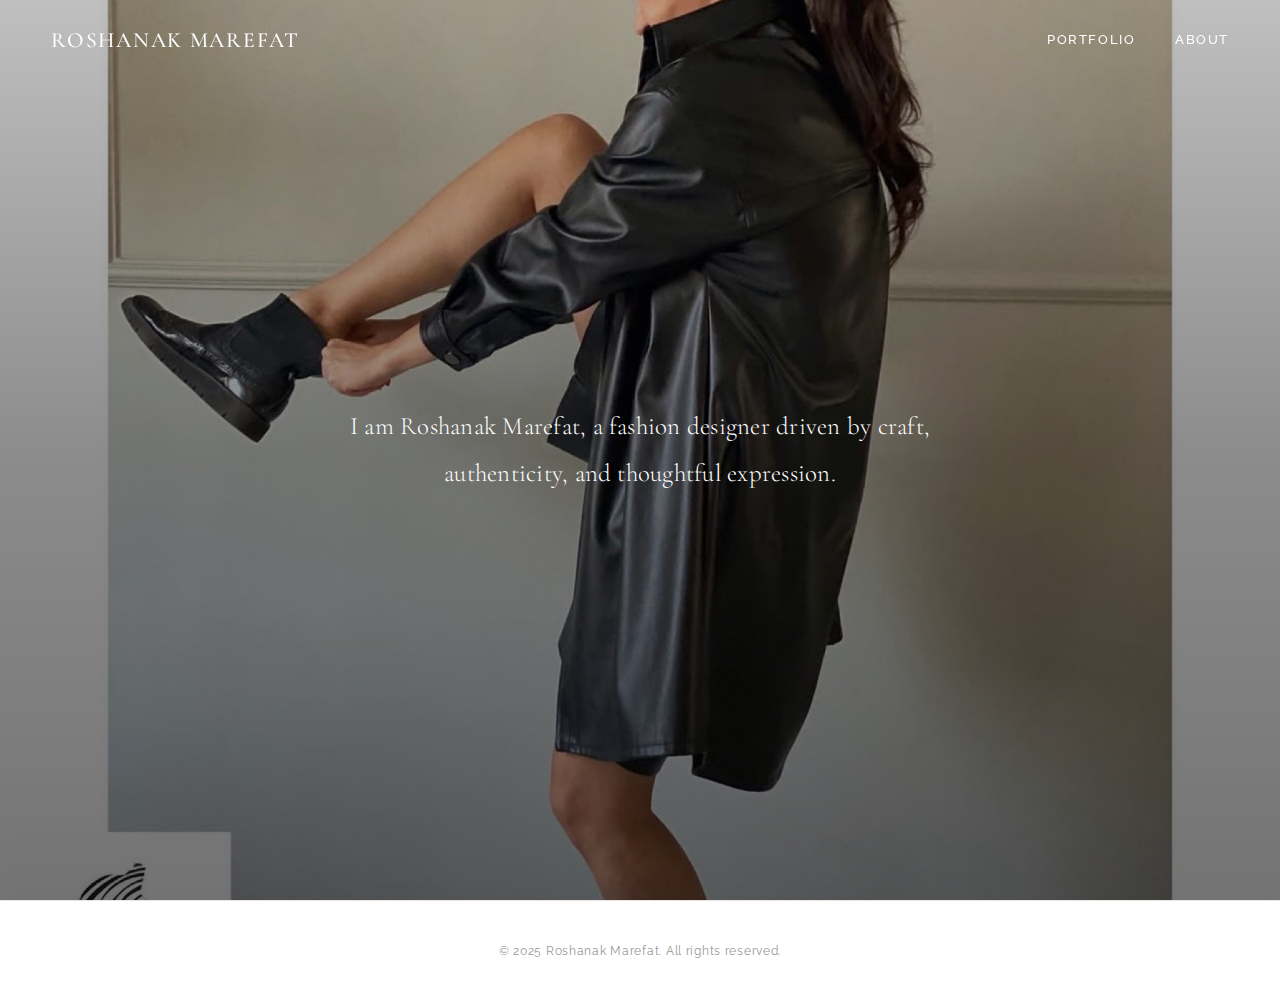
<file: index.html>
<!DOCTYPE html>
<html lang="en">
<head>
    <meta charset="UTF-8">
    <meta name="viewport" content="width=device-width, initial-scale=1.0">
    <title>Roshanak Marefat — Fashion Designer</title>
    <meta name="description" content="Roshanak Marefat is a fashion designer driven by craft, authenticity, and thoughtful expression. Based in San Francisco.">
    <link rel="stylesheet" href="style.css">
    <link rel="icon" href="Logo and Brand/IMG_0739.jpg" type="image/jpeg">
</head>
<body>

    <!-- Header -->
    <header class="header header--transparent">
        <div class="header-inner">
            <a href="index.html" class="site-title">Roshanak Marefat</a>
            <nav class="nav">
                <a href="portfolio.html" class="nav-link">Portfolio</a>
                <a href="about.html" class="nav-link">About</a>
            </nav>
            <div class="hamburger" aria-label="Menu">
                <span></span>
                <span></span>
                <span></span>
            </div>
        </div>
    </header>

    <!-- Mobile Menu -->
    <div class="mobile-menu">
        <a href="portfolio.html" class="nav-link">Portfolio</a>
        <a href="about.html" class="nav-link">About</a>
    </div>

    <!-- Hero Section -->
    <main>
        <section class="hero">
            <div class="hero-background" style="background-image: url('hero.jpg');"></div>
            <div class="hero-overlay"></div>
            <div class="hero-content">
                <p class="hero-text">
                    I am Roshanak Marefat, a fashion designer driven by craft, authenticity, and thoughtful expression.
                </p>
            </div>
        </section>
    </main>

    <!-- Footer -->
    <footer class="footer">
        <p>&copy; 2025 Roshanak Marefat. All rights reserved.</p>
    </footer>

    <script src="main.js"></script>
</body>
</html>
</file>
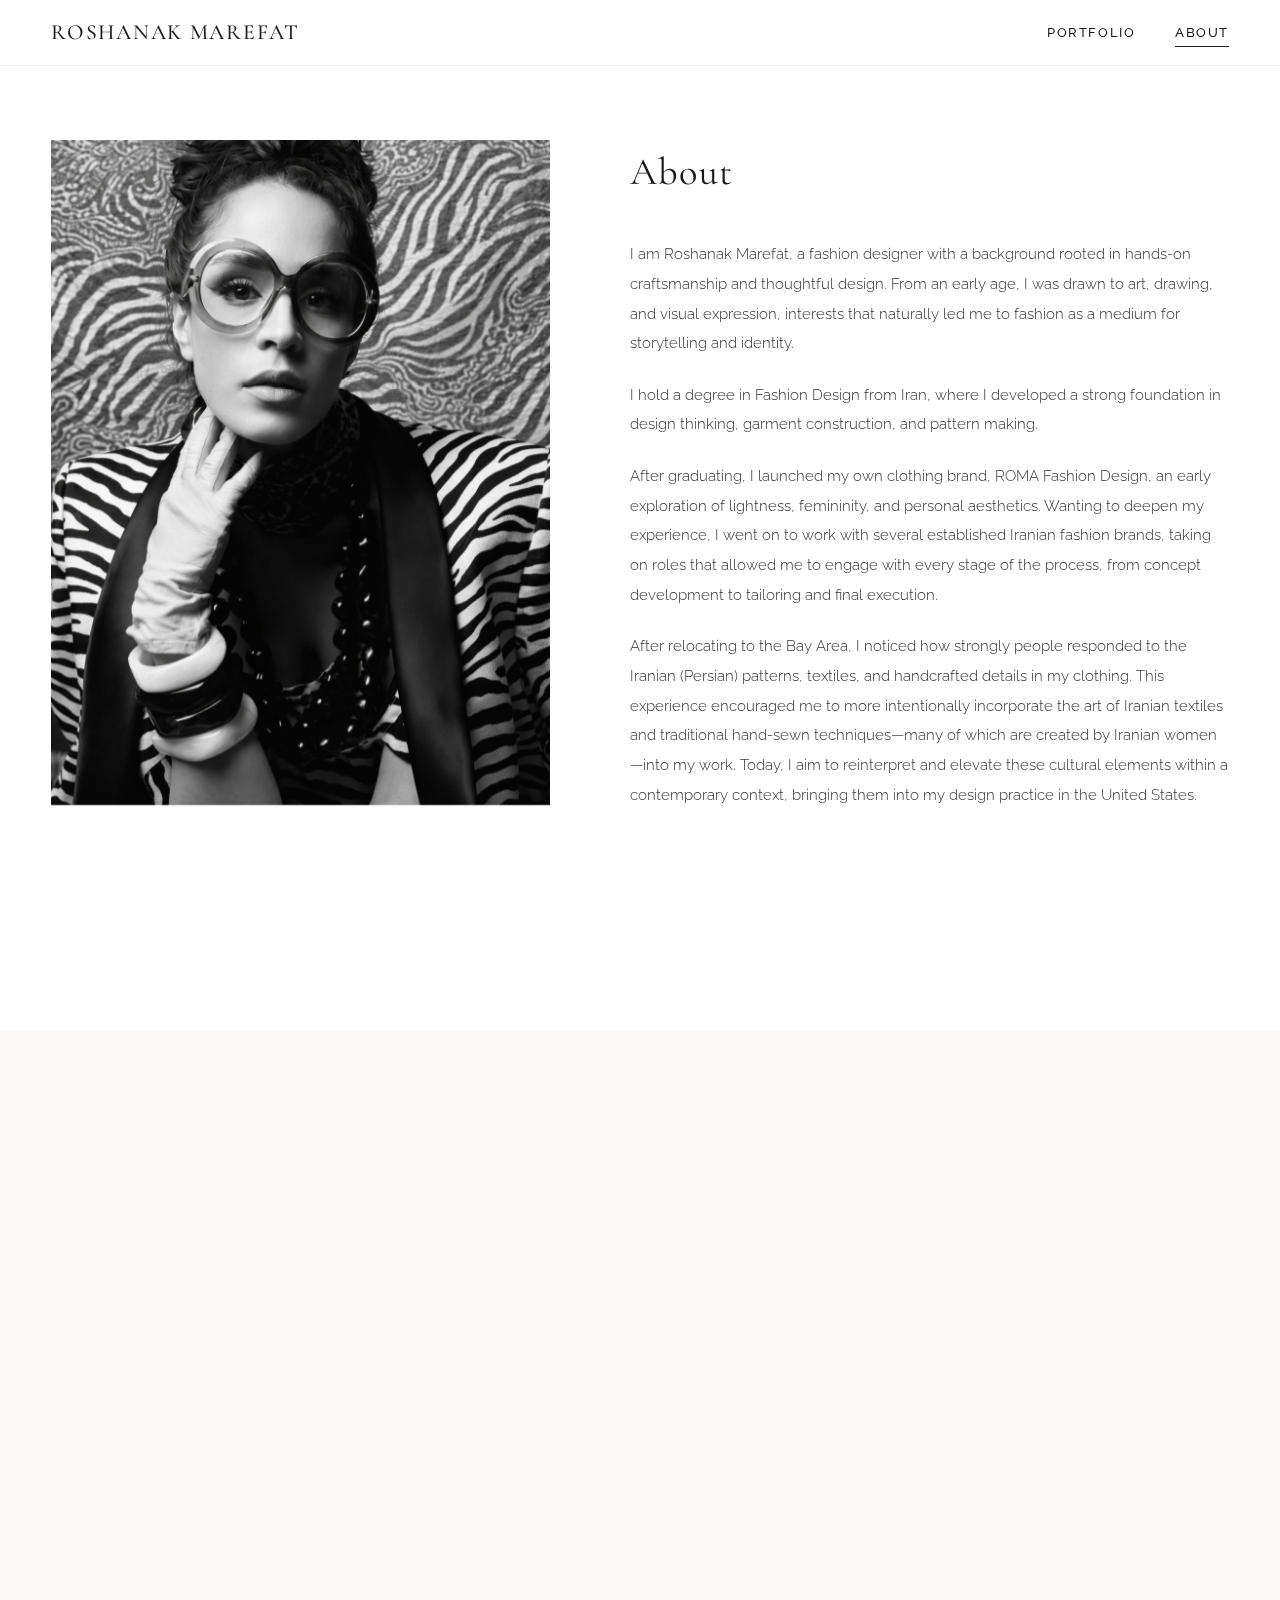
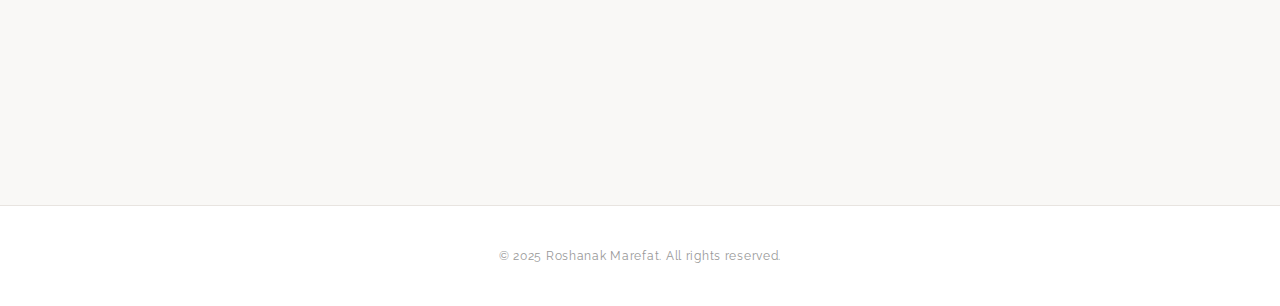
<file: about.html>
<!DOCTYPE html>
<html lang="en">
<head>
    <meta charset="UTF-8">
    <meta name="viewport" content="width=device-width, initial-scale=1.0">
    <title>About — Roshanak Marefat</title>
    <meta name="description" content="About Roshanak Marefat — fashion designer based in San Francisco, bridging traditional Persian craftsmanship with contemporary design.">
    <link rel="stylesheet" href="style.css">
    <link rel="icon" href="Logo and Brand/IMG_0739.jpg" type="image/jpeg">
    <!-- Google Analytics -->
    <script async src="https://www.googletagmanager.com/gtag/js?id=G-WL09W6EXVG"></script>
    <script>
      window.dataLayer = window.dataLayer || [];
      function gtag(){dataLayer.push(arguments);}
      gtag('js', new Date());
      gtag('config', 'G-WL09W6EXVG');
    </script>
</head>
<body>

    <!-- Header -->
    <header class="header">
        <div class="header-inner">
            <a href="index.html" class="site-title">Roshanak Marefat</a>
            <nav class="nav">
                <a href="portfolio.html" class="nav-link">Portfolio</a>
                <a href="about.html" class="nav-link active">About</a>
            </nav>
            <div class="hamburger" aria-label="Menu">
                <span></span>
                <span></span>
                <span></span>
            </div>
        </div>
    </header>

    <!-- Mobile Menu -->
    <div class="mobile-menu">
        <a href="portfolio.html" class="nav-link">Portfolio</a>
        <a href="about.html" class="nav-link">About</a>
    </div>

    <main>
        <!-- About Section -->
        <section class="about-section">
            <div class="about-container">
                <div class="about-image-wrapper fade-in">
                    <img src="Portrait Headshot/Roshanak Marefat Bio Photo.png"
                         alt="Roshanak Marefat"
                         class="about-image">
                </div>

                <div class="about-content">
                    <h1 class="about-name fade-in">About</h1>
                    <div class="about-bio">
                        <p class="fade-in">I am Roshanak Marefat, a fashion designer with a background rooted in hands-on craftsmanship and thoughtful design. From an early age, I was drawn to art, drawing, and visual expression, interests that naturally led me to fashion as a medium for storytelling and identity.</p>

                        <p class="fade-in">I hold a degree in Fashion Design from Iran, where I developed a strong foundation in design thinking, garment construction, and pattern making.</p>

                        <p class="fade-in">After graduating, I launched my own clothing brand, ROMA Fashion Design, an early exploration of lightness, femininity, and personal aesthetics. Wanting to deepen my experience, I went on to work with several established Iranian fashion brands, taking on roles that allowed me to engage with every stage of the process, from concept development to tailoring and final execution.</p>

                        <p class="fade-in">After relocating to the Bay Area, I noticed how strongly people responded to the Iranian (Persian) patterns, textiles, and handcrafted details in my clothing. This experience encouraged me to more intentionally incorporate the art of Iranian textiles and traditional hand-sewn techniques&mdash;many of which are created by Iranian women&mdash;into my work. Today, I aim to reinterpret and elevate these cultural elements within a contemporary context, bringing them into my design practice in the United States.</p>

                        <p class="fade-in">Now based in San Francisco, I am rebuilding my creative practice with renewed clarity and intention. My work is driven by authenticity, process, and material awareness, with a focus on clothing that feels personal, deliberate, and alive. I believe strong design emerges through patience, discipline, and an honest relationship with craft.</p>
                    </div>
                </div>
            </div>
        </section>

        <!-- Contact Section -->
        <section class="contact-section">
            <div class="contact-container">
                <h2 class="contact-title fade-in">Get In Touch</h2>

                <form class="contact-form fade-in" id="contact-form" action="https://api.web3forms.com/submit" method="POST">
                    <!-- Web3Forms Access Key — replace with your key -->
                    <input type="hidden" name="access_key" value="5ba419bb-b075-470f-831e-90cc0bc95825">
                    <input type="hidden" name="subject" value="New message from romafashiondesign.com">
                    <input type="hidden" name="from_name" value="ROMA Portfolio Contact">
                    <input type="hidden" name="redirect" value="https://romafashiondesign.com/about.html#thankyou">

                    <!-- Honeypot spam trap (hidden from real users) -->
                    <input type="checkbox" name="botcheck" style="display: none;">

                    <div class="form-group">
                        <label class="form-label" for="name">Name</label>
                        <input type="text" id="name" name="name" class="form-input" required>
                    </div>
                    <div class="form-group">
                        <label class="form-label" for="email">Email</label>
                        <input type="email" id="email" name="email" class="form-input" required>
                    </div>
                    <div class="form-group">
                        <label class="form-label" for="message">Message</label>
                        <textarea id="message" name="message" class="form-textarea" required></textarea>
                    </div>

                    <!-- reCAPTCHA v3 token (invisible — no puzzle) -->
                    <input type="hidden" name="recaptcha_response" id="recaptchaResponse">

                    <button type="submit" class="form-submit">Submit</button>
                    <p class="form-error"></p>
                    <p class="recaptcha-notice">Protected by reCAPTCHA. Google <a href="https://policies.google.com/privacy">Privacy Policy</a> and <a href="https://policies.google.com/terms">Terms of Service</a> apply.</p>
                </form>

                <div class="form-success" id="thankyou">Thank you! Your message has been sent.</div>
            </div>
        </section>
    </main>

    <!-- Footer -->
    <footer class="footer">
        <p>&copy; 2025 Roshanak Marefat. All rights reserved.</p>
    </footer>

    <script src="https://www.google.com/recaptcha/api.js?render=6LfFGXosAAAAAJzUVPQ5lQ8M5q-h9treqBjNhC-g"></script>
    <script src="main.js"></script>
</body>
</html>
</file>
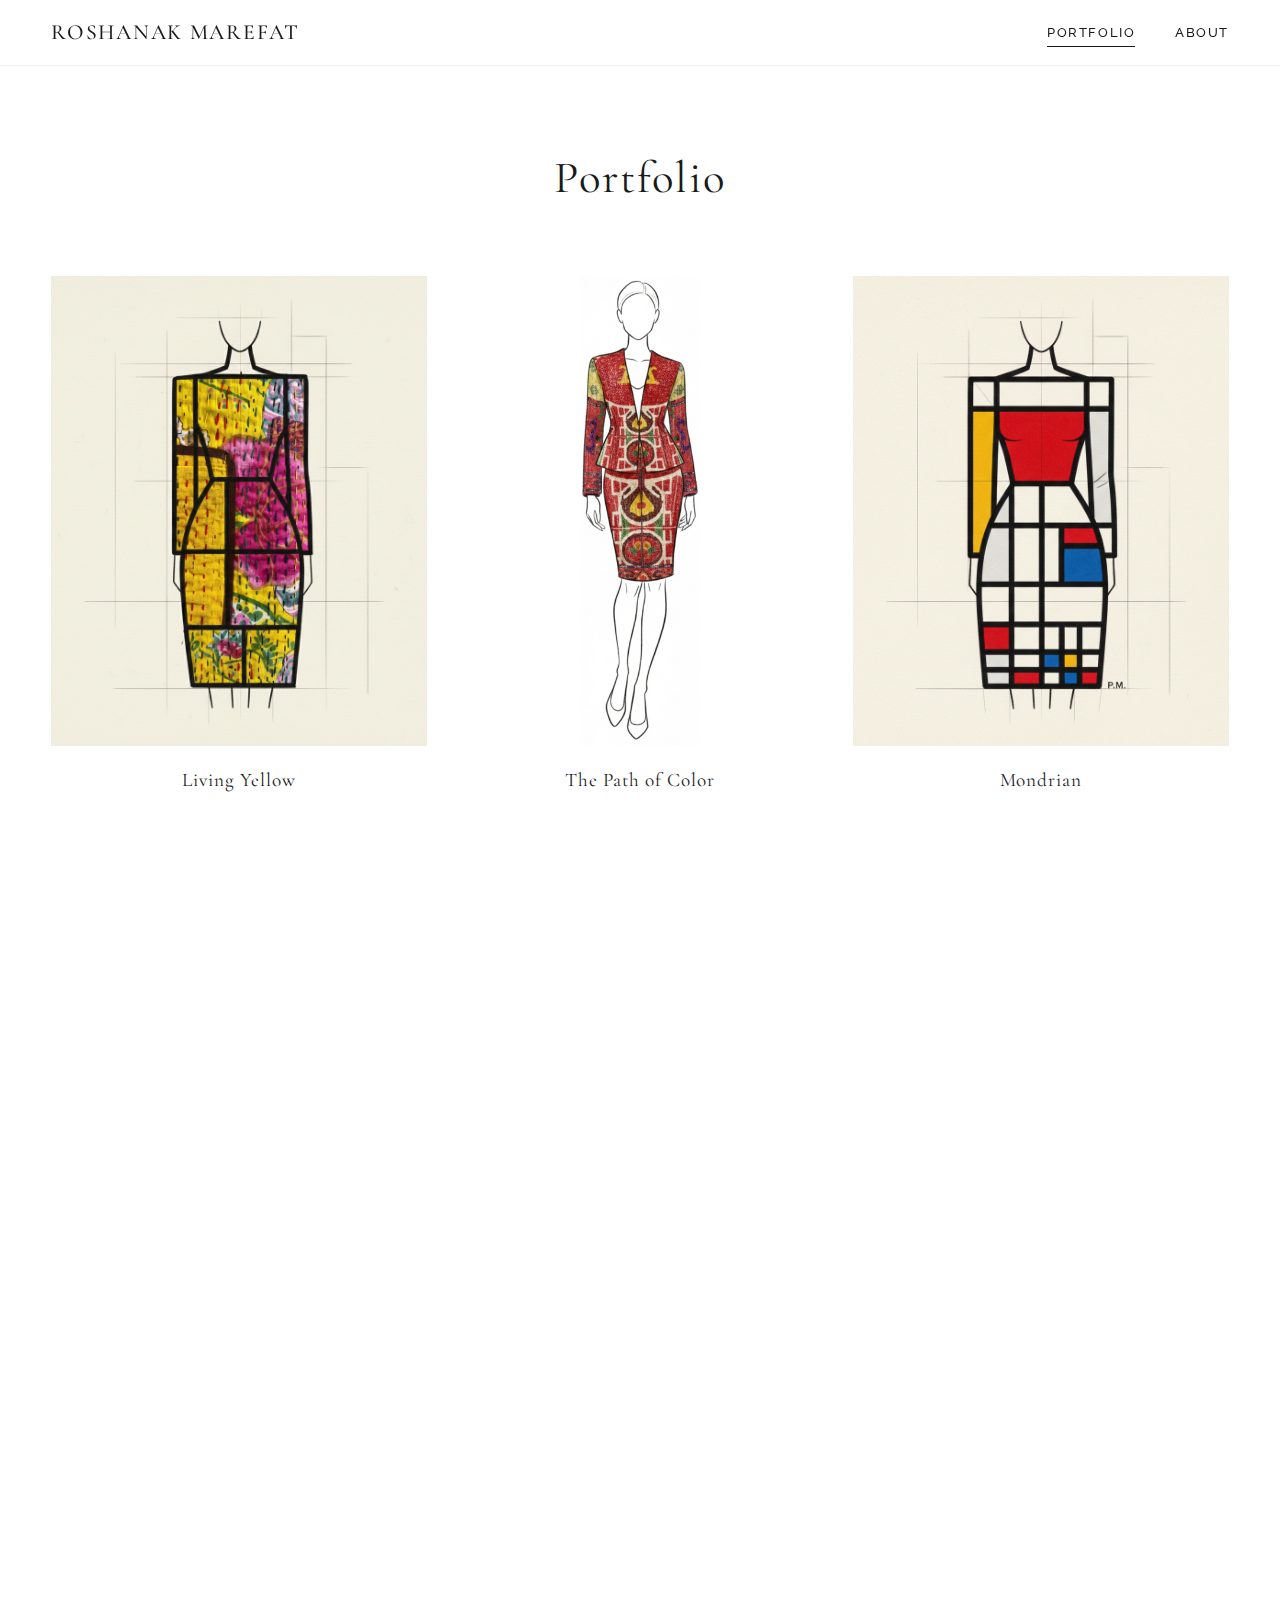
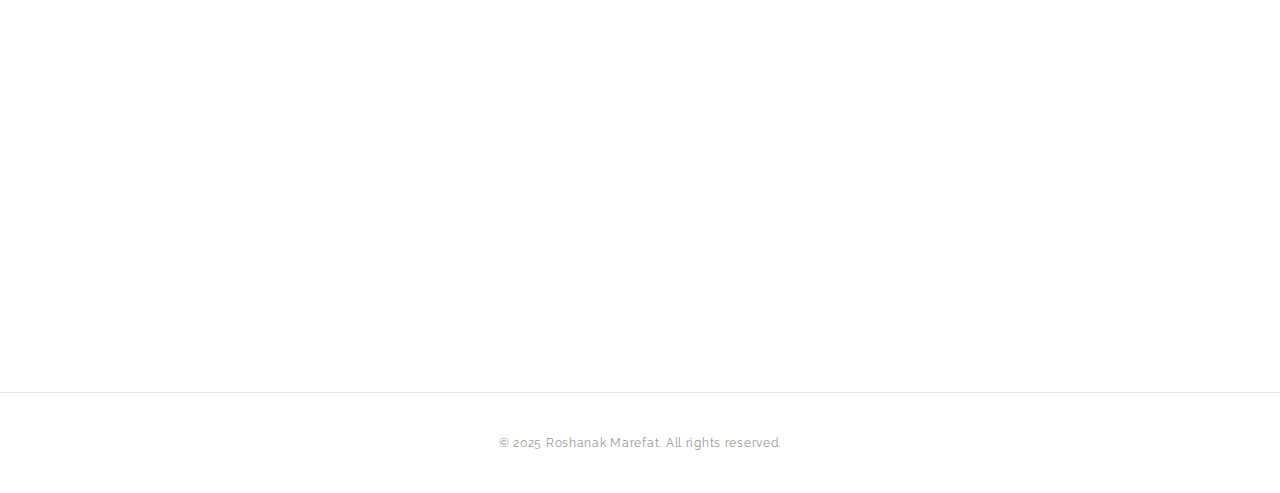
<file: portfolio.html>
<!DOCTYPE html>
<html lang="en">
<head>
    <meta charset="UTF-8">
    <meta name="viewport" content="width=device-width, initial-scale=1.0">
    <title>Portfolio — Roshanak Marefat</title>
    <meta name="description" content="Fashion design portfolio by Roshanak Marefat — collections inspired by Persian textiles, contemporary craft, and thoughtful expression.">
    <link rel="stylesheet" href="style.css">
    <link rel="icon" href="Logo and Brand/IMG_0739.jpg" type="image/jpeg">
    <!-- Google Analytics -->
    <script async src="https://www.googletagmanager.com/gtag/js?id=G-WL09W6EXVG"></script>
    <script>
      window.dataLayer = window.dataLayer || [];
      function gtag(){dataLayer.push(arguments);}
      gtag('js', new Date());
      gtag('config', 'G-WL09W6EXVG');
    </script>
</head>
<body>

    <!-- Header -->
    <header class="header">
        <div class="header-inner">
            <a href="index.html" class="site-title">Roshanak Marefat</a>
            <nav class="nav">
                <a href="portfolio.html" class="nav-link active">Portfolio</a>
                <a href="about.html" class="nav-link">About</a>
            </nav>
            <div class="hamburger" aria-label="Menu">
                <span></span>
                <span></span>
                <span></span>
            </div>
        </div>
    </header>

    <!-- Mobile Menu -->
    <div class="mobile-menu">
        <a href="portfolio.html" class="nav-link">Portfolio</a>
        <a href="about.html" class="nav-link">About</a>
    </div>

    <main>
        <section class="page-section">
            <div class="page-header">
                <h1 class="page-title">Portfolio</h1>
            </div>

            <div class="portfolio-grid">

                <!-- Living Yellow -->
                <a href="collections/living-yellow.html" class="portfolio-item fade-in">
                    <img src="Living Yellow Colelction/living-yello-collection.png"
                         alt="Living Yellow Collection"
                         class="portfolio-item-image"
                         loading="lazy">
                    <div class="portfolio-item-info">
                        <h2 class="portfolio-item-title">Living Yellow</h2>
                    </div>
                </a>

                <!-- The Path of Color -->
                <a href="collections/path-of-color.html" class="portfolio-item fade-in">
                    <img src="Path of Color Collection/path-of-color-icon2.png"
                         alt="The Path of Color Collection"
                         class="portfolio-item-image"
                         loading="lazy">
                    <div class="portfolio-item-info">
                        <h2 class="portfolio-item-title">The Path of Color</h2>
                    </div>
                </a>

                <!-- Mondrian -->
                <a href="collections/mondrian.html" class="portfolio-item fade-in">
                    <img src="Mondriaan Collection/mondrian collection icon.png"
                         alt="Mondrian Collection"
                         class="portfolio-item-image"
                         loading="lazy">
                    <div class="portfolio-item-info">
                        <h2 class="portfolio-item-title">Mondrian</h2>
                    </div>
                </a>

                <!-- Garden of Flowers -->
                <a href="collections/garden-of-flowers.html" class="portfolio-item fade-in">
                    <img src="Garden of Flowers/garden-of-flowers-icon.png"
                         alt="Garden of Flowers Collection"
                         class="portfolio-item-image"
                         loading="lazy">
                    <div class="portfolio-item-info">
                        <h2 class="portfolio-item-title">Garden of Flowers</h2>
                    </div>
                </a>

                <!-- Illustrations and Designs -->
                <a href="collections/illustrations.html" class="portfolio-item fade-in">
                    <img src="Illustrations/illustrations-icon.png"
                         alt="Illustrations and Designs"
                         class="portfolio-item-image"
                         loading="lazy">
                    <div class="portfolio-item-info">
                        <h2 class="portfolio-item-title">Illustrations and Designs</h2>
                    </div>
                </a>

                <!-- ROMA -->
                <a href="collections/roma.html" class="portfolio-item fade-in">
                    <img src="ROMA/ROMA-collection-icon.png"
                         alt="ROMA Collection"
                         class="portfolio-item-image"
                         loading="lazy">
                    <div class="portfolio-item-info">
                        <h2 class="portfolio-item-title">ROMA</h2>
                    </div>
                </a>

                <!-- Fashion Styling -->
                <a href="collections/fashion-styling.html" class="portfolio-item fade-in">
                    <img src="Styling Project/fashion-styling-icon.png"
                         alt="Fashion Styling"
                         class="portfolio-item-image"
                         loading="lazy">
                    <div class="portfolio-item-info">
                        <h2 class="portfolio-item-title">Fashion Styling</h2>
                    </div>
                </a>

            </div>
        </section>
    </main>

    <!-- Footer -->
    <footer class="footer">
        <p>&copy; 2025 Roshanak Marefat. All rights reserved.</p>
    </footer>

    <script src="main.js"></script>
</body>
</html>
</file>
<file: style.css>
/* ============================================
   Roshanak Marefat — Fashion Designer Portfolio
   ============================================ */

@import url('https://fonts.googleapis.com/css2?family=Cormorant+Garamond:ital,wght@0,300;0,400;0,500;0,600;1,300;1,400&family=Raleway:wght@300;400;500;600&display=swap');

/* --- Reset & Base --- */
*, *::before, *::after {
    margin: 0;
    padding: 0;
    box-sizing: border-box;
}

html {
    font-size: 16px;
    scroll-behavior: smooth;
    -webkit-font-smoothing: antialiased;
    -moz-osx-font-smoothing: grayscale;
}

body {
    font-family: 'Raleway', 'Helvetica Neue', sans-serif;
    background-color: #fff;
    color: #1a1a1a;
    line-height: 1.7;
    min-height: 100vh;
    overflow-x: hidden;
}

img {
    display: block;
    max-width: 100%;
}

a {
    color: inherit;
    text-decoration: none;
}

/* --- Header --- */
.header {
    position: fixed;
    top: 0;
    left: 0;
    right: 0;
    z-index: 1000;
    padding: 0 4vw;
    transition: background-color 0.4s ease, box-shadow 0.4s ease, padding 0.3s ease;
}

.header--transparent {
    background: transparent;
}

.header--solid {
    background: rgba(255, 255, 255, 0.97);
    backdrop-filter: blur(12px);
    -webkit-backdrop-filter: blur(12px);
    box-shadow: 0 1px 0 rgba(0, 0, 0, 0.06);
}

.header-inner {
    display: flex;
    justify-content: space-between;
    align-items: center;
    max-width: 1400px;
    margin: 0 auto;
    height: 80px;
    transition: height 0.3s ease;
}

.header--solid .header-inner {
    height: 65px;
}

.site-title {
    font-family: 'Cormorant Garamond', serif;
    font-size: 1.35rem;
    font-weight: 500;
    letter-spacing: 0.08em;
    text-transform: uppercase;
    transition: color 0.3s ease, opacity 0.3s ease;
}

.header--transparent .site-title {
    color: #fff;
}

.header--solid .site-title {
    color: #1a1a1a;
}

.site-title:hover {
    opacity: 0.7;
}

.nav {
    display: flex;
    align-items: center;
    gap: 40px;
}

.nav-link {
    font-family: 'Raleway', sans-serif;
    font-size: 0.8rem;
    font-weight: 500;
    letter-spacing: 0.12em;
    text-transform: uppercase;
    position: relative;
    transition: color 0.3s ease, opacity 0.3s ease;
}

.header--transparent .nav-link {
    color: #fff;
}

.header--solid .nav-link {
    color: #1a1a1a;
}

.nav-link::after {
    content: '';
    position: absolute;
    bottom: -4px;
    left: 0;
    width: 0;
    height: 1px;
    background: currentColor;
    transition: width 0.3s ease;
}

.nav-link:hover::after,
.nav-link.active::after {
    width: 100%;
}

/* Hamburger (Mobile) */
.hamburger {
    display: none;
    flex-direction: column;
    gap: 5px;
    cursor: pointer;
    padding: 5px;
    z-index: 1001;
}

.hamburger span {
    display: block;
    width: 24px;
    height: 1.5px;
    transition: all 0.3s ease;
}

.header--transparent .hamburger span {
    background: #fff;
}

.header--solid .hamburger span {
    background: #1a1a1a;
}

.hamburger.active span:nth-child(1) {
    transform: rotate(45deg) translate(4px, 5px);
}

.hamburger.active span:nth-child(2) {
    opacity: 0;
}

.hamburger.active span:nth-child(3) {
    transform: rotate(-45deg) translate(4px, -5px);
}

/* Mobile Menu Overlay */
.mobile-menu {
    display: none;
    position: fixed;
    top: 0;
    left: 0;
    right: 0;
    bottom: 0;
    background: rgba(255, 255, 255, 0.98);
    backdrop-filter: blur(20px);
    -webkit-backdrop-filter: blur(20px);
    z-index: 999;
    flex-direction: column;
    align-items: center;
    justify-content: center;
    gap: 35px;
    opacity: 0;
    pointer-events: none;
    transition: opacity 0.4s ease;
}

.mobile-menu.active {
    display: flex;
    opacity: 1;
    pointer-events: all;
}

.mobile-menu .nav-link {
    font-family: 'Cormorant Garamond', serif;
    font-size: 1.8rem;
    font-weight: 400;
    letter-spacing: 0.06em;
    text-transform: none;
    color: #1a1a1a;
}

/* --- Hero Section --- */
.hero {
    position: relative;
    min-height: 100vh;
    display: flex;
    align-items: center;
    justify-content: center;
    overflow: hidden;
}

.hero-background {
    position: absolute;
    inset: 0;
    background-size: cover;
    background-position: center;
    background-repeat: no-repeat;
    transform: scale(1.02);
    transition: transform 8s ease-out;
}

.hero:hover .hero-background {
    transform: scale(1);
}

.hero-overlay {
    position: absolute;
    inset: 0;
    background: linear-gradient(
        to bottom,
        rgba(0, 0, 0, 0.25) 0%,
        rgba(0, 0, 0, 0.45) 50%,
        rgba(0, 0, 0, 0.55) 100%
    );
}

.hero-content {
    position: relative;
    z-index: 10;
    max-width: 720px;
    padding: 0 40px;
    text-align: center;
}

.hero-text {
    font-family: 'Cormorant Garamond', serif;
    font-size: 1.55rem;
    font-weight: 300;
    line-height: 1.9;
    color: #fff;
    letter-spacing: 0.01em;
}

/* --- Page Header (Portfolio, etc.) --- */
.page-section {
    padding: 140px 4vw 80px;
}

.page-header {
    text-align: center;
    margin-bottom: 60px;
}

.page-title {
    font-family: 'Cormorant Garamond', serif;
    font-size: 2.8rem;
    font-weight: 400;
    letter-spacing: 0.04em;
}

/* --- Portfolio Grid --- */
.portfolio-grid {
    display: grid;
    grid-template-columns: repeat(auto-fill, minmax(340px, 1fr));
    gap: 25px;
    max-width: 1400px;
    margin: 0 auto;
}

.portfolio-item {
    position: relative;
    overflow: hidden;
    cursor: pointer;
    display: block;
}

.portfolio-item-image {
    width: 100%;
    aspect-ratio: 4 / 5;
    object-fit: cover;
    transition: transform 0.7s cubic-bezier(0.25, 0.46, 0.45, 0.94), opacity 0.4s ease;
}

.portfolio-item:hover .portfolio-item-image {
    transform: scale(1.04);
    opacity: 0.88;
}

.portfolio-item-info {
    padding: 18px 0 8px;
    text-align: center;
}

.portfolio-item-title {
    font-family: 'Cormorant Garamond', serif;
    font-size: 1.2rem;
    font-weight: 400;
    letter-spacing: 0.05em;
}

/* --- Collection Page --- */
.collection-hero {
    padding: 160px 4vw 50px;
    text-align: center;
    max-width: 800px;
    margin: 0 auto;
}

.collection-title {
    font-family: 'Cormorant Garamond', serif;
    font-size: 2.6rem;
    font-weight: 400;
    letter-spacing: 0.04em;
    margin-bottom: 20px;
}

.collection-description {
    font-family: 'Cormorant Garamond', serif;
    font-size: 1.15rem;
    font-weight: 300;
    font-style: italic;
    line-height: 1.8;
    color: #555;
    max-width: 600px;
    margin: 0 auto;
}

.collection-gallery {
    display: grid;
    gap: 12px;
    padding: 40px 4vw 60px;
    max-width: 1400px;
    margin: 0 auto;
}

.collection-gallery--two-col {
    grid-template-columns: repeat(2, 1fr);
}

.collection-gallery--three-col {
    grid-template-columns: repeat(3, 1fr);
}

.collection-gallery--masonry {
    grid-template-columns: repeat(2, 1fr);
}

.gallery-item {
    overflow: hidden;
    cursor: pointer;
    line-height: 0;
}

.gallery-item img {
    width: 100%;
    height: 100%;
    object-fit: cover;
    transition: transform 0.6s cubic-bezier(0.25, 0.46, 0.45, 0.94), opacity 0.3s ease;
}

.gallery-item:hover img {
    transform: scale(1.03);
    opacity: 0.92;
}

.gallery-item--tall {
    grid-row: span 2;
}

.gallery-item--wide {
    grid-column: span 2;
}

/* Collection Navigation */
.collection-nav {
    display: flex;
    justify-content: space-between;
    align-items: center;
    max-width: 1400px;
    margin: 0 auto;
    padding: 40px 4vw 80px;
    border-top: 1px solid #e8e4e0;
}

.collection-nav-link {
    display: flex;
    align-items: center;
    gap: 10px;
    font-family: 'Raleway', sans-serif;
    font-size: 0.78rem;
    font-weight: 500;
    letter-spacing: 0.1em;
    text-transform: uppercase;
    transition: opacity 0.3s ease;
}

.collection-nav-link:hover {
    opacity: 0.6;
}

.collection-nav-link--disabled {
    opacity: 0.25;
    pointer-events: none;
}

.collection-nav-link svg {
    width: 18px;
    height: 18px;
}

/* --- About Page --- */
.about-section {
    padding: 140px 4vw 80px;
}

.about-container {
    display: grid;
    grid-template-columns: 1fr 1.2fr;
    gap: 80px;
    max-width: 1200px;
    margin: 0 auto;
    align-items: start;
}

.about-image-wrapper {
    position: sticky;
    top: 120px;
}

.about-image {
    width: 100%;
    aspect-ratio: 3 / 4;
    object-fit: cover;
}

.about-name {
    font-family: 'Cormorant Garamond', serif;
    font-size: 2.4rem;
    font-weight: 400;
    letter-spacing: 0.03em;
    margin-bottom: 35px;
}

.about-bio p {
    font-family: 'Raleway', sans-serif;
    font-size: 0.95rem;
    font-weight: 300;
    line-height: 1.95;
    color: #333;
    margin-bottom: 22px;
}

.about-bio p:last-child {
    margin-bottom: 0;
}

/* --- Contact Section --- */
.contact-section {
    padding: 80px 4vw 100px;
    background: #f9f8f6;
}

.contact-container {
    max-width: 640px;
    margin: 0 auto;
    text-align: center;
}

.contact-title {
    font-family: 'Cormorant Garamond', serif;
    font-size: 2rem;
    font-weight: 400;
    letter-spacing: 0.04em;
    margin-bottom: 40px;
}

.contact-form {
    text-align: left;
}

.form-group {
    margin-bottom: 24px;
}

.form-label {
    display: block;
    font-family: 'Raleway', sans-serif;
    font-size: 0.75rem;
    font-weight: 500;
    letter-spacing: 0.1em;
    text-transform: uppercase;
    color: #555;
    margin-bottom: 8px;
}

.form-input,
.form-textarea {
    width: 100%;
    font-family: 'Raleway', sans-serif;
    font-size: 0.95rem;
    font-weight: 300;
    padding: 14px 0;
    border: none;
    border-bottom: 1px solid #ccc;
    background: transparent;
    color: #1a1a1a;
    transition: border-color 0.3s ease;
    outline: none;
}

.form-input:focus,
.form-textarea:focus {
    border-color: #1a1a1a;
}

.form-textarea {
    resize: vertical;
    min-height: 120px;
}

.form-submit {
    display: inline-block;
    font-family: 'Raleway', sans-serif;
    font-size: 0.78rem;
    font-weight: 500;
    letter-spacing: 0.15em;
    text-transform: uppercase;
    padding: 16px 48px;
    border: 1px solid #1a1a1a;
    background: #1a1a1a;
    color: #fff;
    cursor: pointer;
    transition: background 0.3s ease, color 0.3s ease;
    margin-top: 10px;
}

.form-submit:hover {
    background: transparent;
    color: #1a1a1a;
}

.form-success {
    display: none;
    font-family: 'Cormorant Garamond', serif;
    font-size: 1.4rem;
    font-weight: 400;
    color: #333;
    padding: 40px 0;
}

.form-success.visible {
    display: block;
}

.form-error {
    font-family: 'Raleway', sans-serif;
    font-size: 0.85rem;
    color: #c0392b;
    margin-top: 12px;
    min-height: 1.2em;
}

/* Hide reCAPTCHA v3 badge — attribution text shown near form instead */
.grecaptcha-badge {
    visibility: hidden !important;
}

.recaptcha-notice {
    font-family: 'Raleway', sans-serif;
    font-size: 0.7rem;
    color: #999;
    margin-top: 16px;
    line-height: 1.5;
}

.recaptcha-notice a {
    color: #777;
    text-decoration: underline;
}

/* --- Footer --- */
.footer {
    padding: 40px 4vw;
    text-align: center;
    border-top: 1px solid #e8e4e0;
}

.footer p {
    font-family: 'Raleway', sans-serif;
    font-size: 0.75rem;
    font-weight: 400;
    letter-spacing: 0.06em;
    color: #999;
}

/* --- Lightbox --- */
.lightbox {
    display: none;
    position: fixed;
    inset: 0;
    background: rgba(0, 0, 0, 0.94);
    z-index: 2000;
    align-items: center;
    justify-content: center;
    opacity: 0;
    transition: opacity 0.3s ease;
}

.lightbox.active {
    display: flex;
    opacity: 1;
}

.lightbox-image {
    max-width: 88vw;
    max-height: 88vh;
    object-fit: contain;
    transition: transform 0.3s ease;
}

.lightbox-close {
    position: absolute;
    top: 25px;
    right: 30px;
    width: 40px;
    height: 40px;
    cursor: pointer;
    display: flex;
    align-items: center;
    justify-content: center;
    transition: opacity 0.3s ease;
}

.lightbox-close:hover {
    opacity: 0.6;
}

.lightbox-close svg {
    width: 22px;
    height: 22px;
    stroke: #fff;
    stroke-width: 1.5;
}

.lightbox-nav {
    position: absolute;
    top: 50%;
    transform: translateY(-50%);
    width: 50px;
    height: 50px;
    display: flex;
    align-items: center;
    justify-content: center;
    cursor: pointer;
    transition: opacity 0.3s ease;
}

.lightbox-nav:hover {
    opacity: 0.6;
}

.lightbox-nav svg {
    width: 28px;
    height: 28px;
    stroke: #fff;
    stroke-width: 1.5;
    fill: none;
}

.lightbox-prev {
    left: 20px;
}

.lightbox-next {
    right: 20px;
}

/* --- Fade-in Animation --- */
.fade-in {
    opacity: 0;
    transform: translateY(20px);
    transition: opacity 0.6s ease, transform 0.6s ease;
}

.fade-in.visible {
    opacity: 1;
    transform: translateY(0);
}

/* --- Back to Portfolio Link --- */
.back-link {
    display: inline-flex;
    align-items: center;
    gap: 8px;
    font-family: 'Raleway', sans-serif;
    font-size: 0.75rem;
    font-weight: 500;
    letter-spacing: 0.1em;
    text-transform: uppercase;
    color: #1a1a1a;
    margin-bottom: 30px;
    transition: opacity 0.3s ease;
}

.back-link:hover {
    opacity: 0.6;
}

.back-link svg {
    width: 16px;
    height: 16px;
}

/* ============================
   Responsive Design
   ============================ */

@media (max-width: 1024px) {
    .portfolio-grid {
        grid-template-columns: repeat(2, 1fr);
        gap: 20px;
    }

    .collection-gallery--three-col {
        grid-template-columns: repeat(2, 1fr);
    }

    .about-container {
        gap: 50px;
    }
}

@media (max-width: 768px) {
    .nav {
        display: none;
    }

    .hamburger {
        display: flex;
    }

    .header-inner {
        height: 65px;
    }

    .hero-content {
        max-width: 90%;
        padding: 0 20px;
    }

    .hero-text {
        font-size: 1.2rem;
        line-height: 1.8;
    }

    .page-section {
        padding: 110px 4vw 60px;
    }

    .page-title {
        font-size: 2.2rem;
    }

    .portfolio-grid {
        grid-template-columns: repeat(2, 1fr);
        gap: 15px;
    }

    .portfolio-item-title {
        font-size: 1rem;
    }

    .collection-hero {
        padding: 120px 4vw 30px;
    }

    .collection-title {
        font-size: 2rem;
    }

    .collection-gallery--two-col,
    .collection-gallery--three-col,
    .collection-gallery--masonry {
        grid-template-columns: 1fr;
    }

    .gallery-item--tall {
        grid-row: span 1;
    }

    .gallery-item--wide {
        grid-column: span 1;
    }

    .about-container {
        grid-template-columns: 1fr;
        gap: 40px;
    }

    .about-image-wrapper {
        position: static;
        max-width: 500px;
        margin: 0 auto;
    }

    .about-name {
        font-size: 1.8rem;
        text-align: center;
    }

    .collection-nav {
        padding: 30px 4vw 60px;
    }
}

@media (max-width: 480px) {
    .portfolio-grid {
        grid-template-columns: 1fr;
    }

    .hero-text {
        font-size: 1.05rem;
    }

    .page-title {
        font-size: 1.8rem;
    }

    .collection-title {
        font-size: 1.6rem;
    }

    .collection-description {
        font-size: 1rem;
    }

    .about-bio p {
        font-size: 0.9rem;
    }
}
</file>
